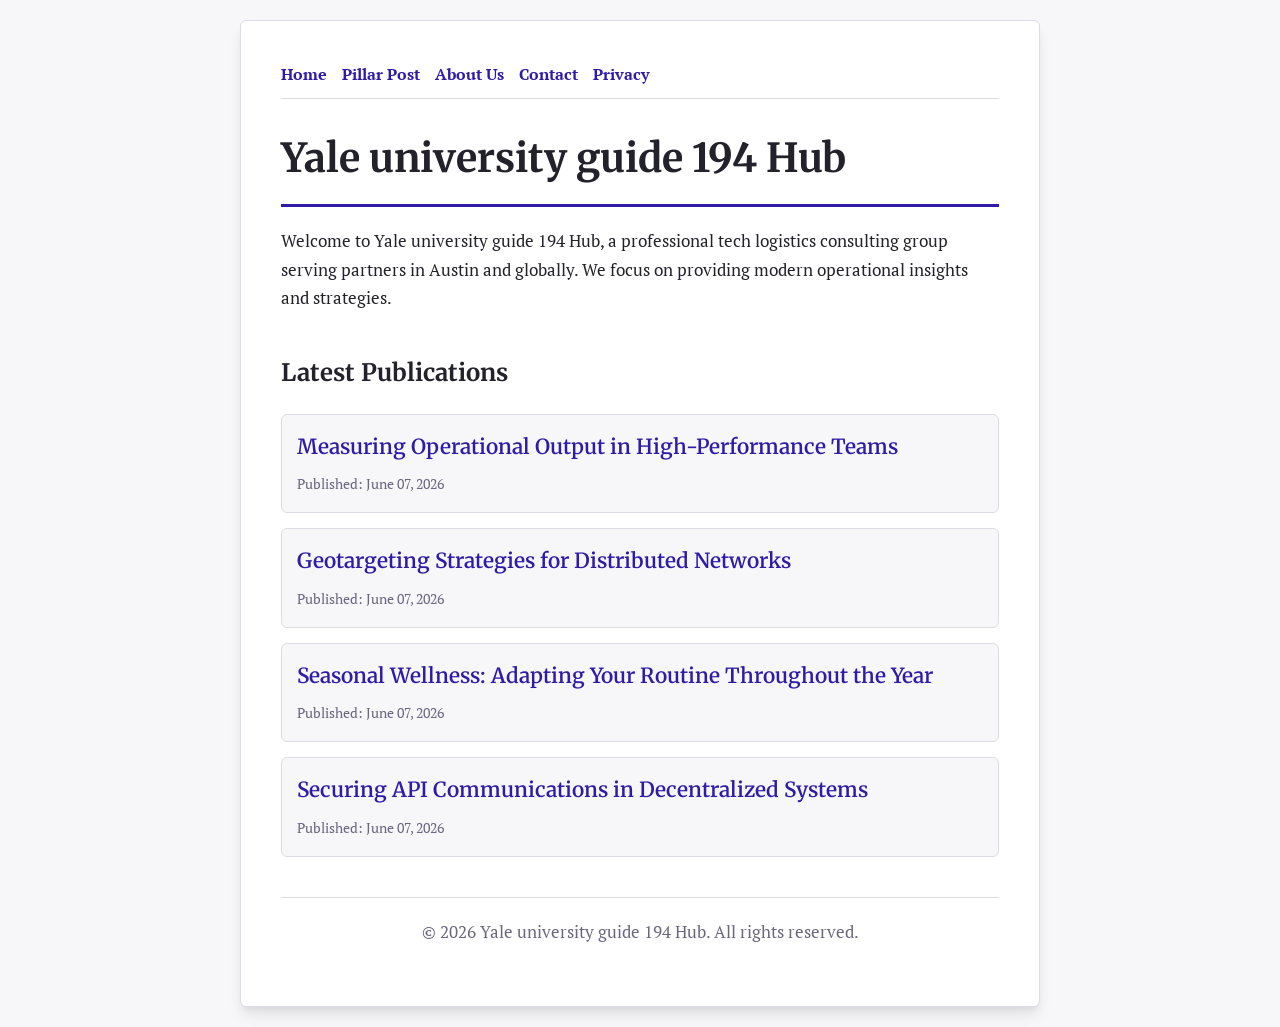
<file: index.html>
<!DOCTYPE html>
<html lang="en">
<head>
    <meta charset="UTF-8">
    <meta name="viewport" content="width=device-width, initial-scale=1.0">
    <title>Yale university guide 194 Hub | Tech Logistics - Austin</title>
    <meta name="description" content="Welcome to Yale university guide 194 Hub, a professional tech logistics consulting group serving partners in Austin and globally. We focus on providing modern operational insights and strategies.">
    <meta name="geo.region" content="US-TX" />
    <meta name="geo.placename" content="Austin" />
    <meta name="geo.position" content="30.2672;-97.7431" />
    <meta name="ICBM" content="30.2672, -97.7431" />
    <link rel="stylesheet" href="style.css">
    <script type="application/ld+json">
{
  "@context": "https://schema.org",
  "@type": "LocalBusiness",
  "name": "Yale university guide 194 Hub",
  "url": "https://yale-university-guide-194.github.io",
  "telephone": "+1-512-555-0188",
  "address": {
    "@type": "PostalAddress",
    "addressLocality": "Austin",
    "addressRegion": "TX",
    "postalCode": "78701",
    "addressCountry": "US"
  },
  "geo": {
    "@type": "GeoCoordinates",
    "latitude": 30.2672,
    "longitude": -97.7431
  }
}
</script>
</head>
<body>
    
        <div class="container" style="max-width: 800px;">
            <nav style="display: flex; gap: 15px; margin-bottom: 25px; border-bottom: 1px solid var(--border-color); padding-bottom: 10px; overflow-x: auto; flex-wrap: wrap;">
            <a href="index.html">Home</a>
            <a href="measuring-operational-output-in-high-performance-teams.html">Pillar Post</a>
            <a href="about.html">About Us</a>
            <a href="contact.html">Contact</a>
            <a href="privacy.html">Privacy</a>
        </nav>
            <h1>Yale university guide 194 Hub</h1>
            <p>Welcome to Yale university guide 194 Hub, a professional tech logistics consulting group serving partners in Austin and globally. We focus on providing modern operational insights and strategies.</p>
            <h2 style="margin-top: 40px;">Latest Publications</h2>
            <ul style="list-style-type: none; padding-left: 0;">
                <li style="background: var(--bg-color); padding: 15px; border-radius: var(--border-radius); border: 1px solid var(--border-color); margin-bottom: 15px;">
                <h3 style="margin-bottom: 5px; font-size: 1.3rem;"><a href="measuring-operational-output-in-high-performance-teams.html">Measuring Operational Output in High-Performance Teams</a></h3>
                <span style="font-size:0.85rem; color: var(--muted-text)">Published: June 07, 2026</span>
            </li>
<li style="background: var(--bg-color); padding: 15px; border-radius: var(--border-radius); border: 1px solid var(--border-color); margin-bottom: 15px;">
                <h3 style="margin-bottom: 5px; font-size: 1.3rem;"><a href="geotargeting-strategies-for-distributed-networks.html">Geotargeting Strategies for Distributed Networks</a></h3>
                <span style="font-size:0.85rem; color: var(--muted-text)">Published: June 07, 2026</span>
            </li>
<li style="background: var(--bg-color); padding: 15px; border-radius: var(--border-radius); border: 1px solid var(--border-color); margin-bottom: 15px;">
                <h3 style="margin-bottom: 5px; font-size: 1.3rem;"><a href="seasonal-wellness-adapting-your-routine-throughout-the-year.html">Seasonal Wellness: Adapting Your Routine Throughout the Year</a></h3>
                <span style="font-size:0.85rem; color: var(--muted-text)">Published: June 07, 2026</span>
            </li>
<li style="background: var(--bg-color); padding: 15px; border-radius: var(--border-radius); border: 1px solid var(--border-color); margin-bottom: 15px;">
                <h3 style="margin-bottom: 5px; font-size: 1.3rem;"><a href="securing-api-communications-in-decentralized-systems.html">Securing API Communications in Decentralized Systems</a></h3>
                <span style="font-size:0.85rem; color: var(--muted-text)">Published: June 07, 2026</span>
            </li>

            </ul>
            <footer>
                <p>&copy; 2026 Yale university guide 194 Hub. All rights reserved.</p>
            </footer>
        </div>
        
</body>
</html>
</file>
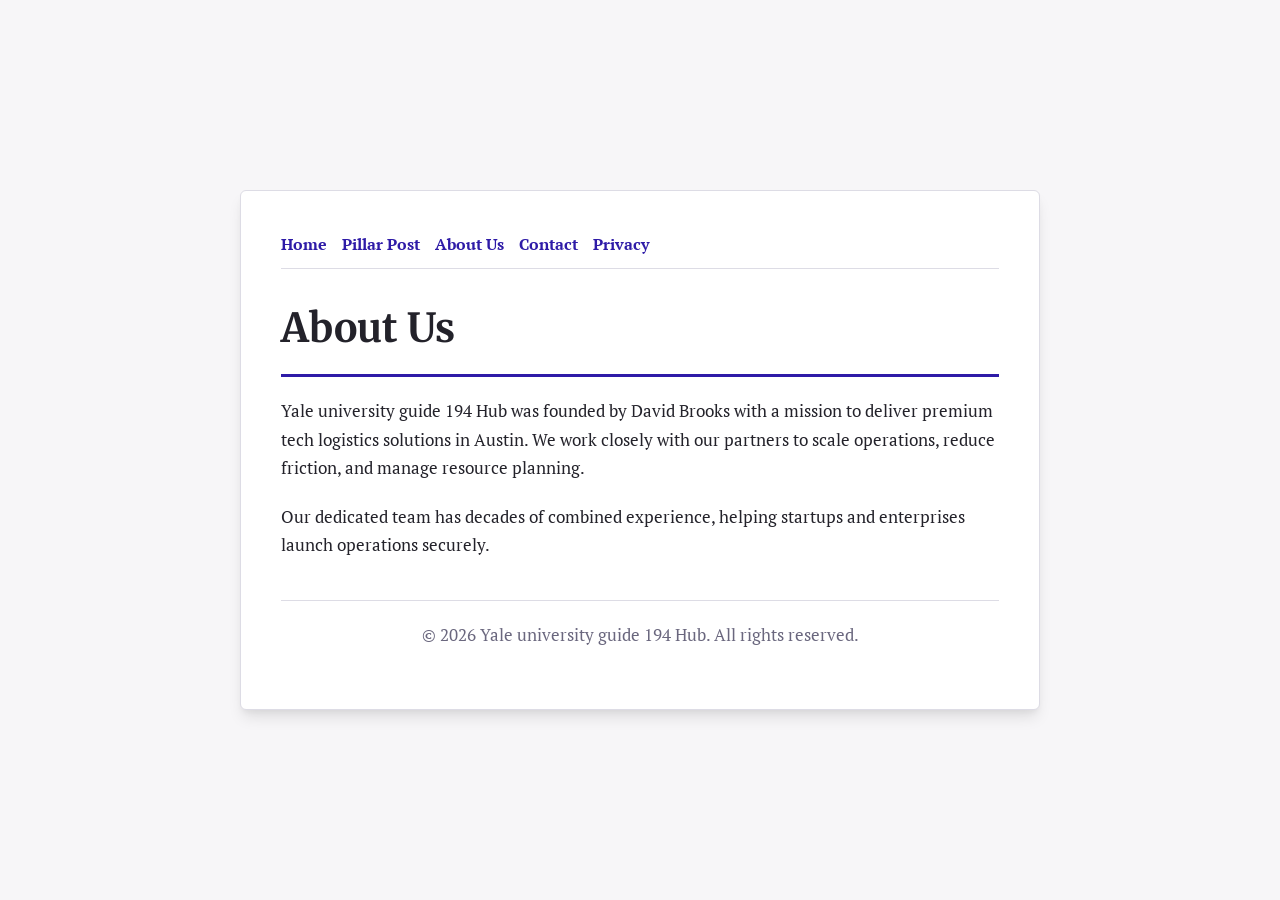
<file: about.html>
<!DOCTYPE html>
<html lang="en">
<head>
    <meta charset="UTF-8">
    <meta name="viewport" content="width=device-width, initial-scale=1.0">
    <title>About Us | Yale university guide 194 Hub</title>
    <meta name="description" content="Yale university guide 194 Hub was founded by David Brooks with a mission to deliver premium tech logistics solutions in Austin. We work closely with our partners to scale operations, reduce friction, and manage resource planning.">
    <meta name="geo.region" content="US-TX" />
    <meta name="geo.placename" content="Austin" />
    <meta name="geo.position" content="30.2672;-97.7431" />
    <meta name="ICBM" content="30.2672, -97.7431" />
    <link rel="stylesheet" href="style.css">
</head>
<body>
    
        <div class="container" style="max-width: 800px;">
            <nav style="display: flex; gap: 15px; margin-bottom: 25px; border-bottom: 1px solid var(--border-color); padding-bottom: 10px; overflow-x: auto; flex-wrap: wrap;">
            <a href="index.html">Home</a>
            <a href="measuring-operational-output-in-high-performance-teams.html">Pillar Post</a>
            <a href="about.html">About Us</a>
            <a href="contact.html">Contact</a>
            <a href="privacy.html">Privacy</a>
        </nav>
            <h1>About Us</h1>
            <p>Yale university guide 194 Hub was founded by David Brooks with a mission to deliver premium tech logistics solutions in Austin. We work closely with our partners to scale operations, reduce friction, and manage resource planning.</p>
            <p>Our dedicated team has decades of combined experience, helping startups and enterprises launch operations securely.</p>
            <footer>
                <p>&copy; 2026 Yale university guide 194 Hub. All rights reserved.</p>
            </footer>
        </div>
        
</body>
</html>
</file>
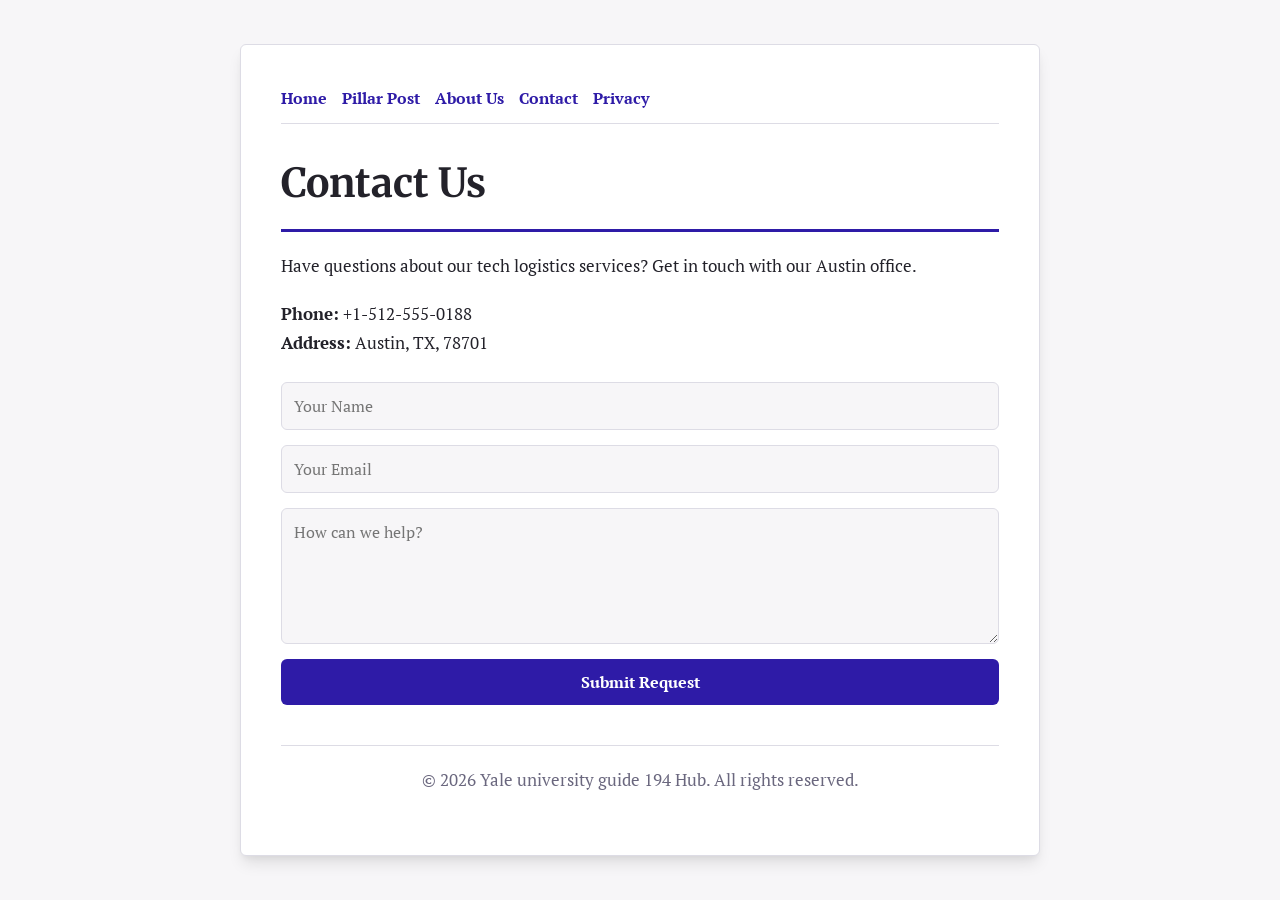
<file: contact.html>
<!DOCTYPE html>
<html lang="en">
<head>
    <meta charset="UTF-8">
    <meta name="viewport" content="width=device-width, initial-scale=1.0">
    <title>Contact Us | Yale university guide 194 Hub</title>
    <meta name="description" content="Have questions about our tech logistics services? Get in touch with our Austin office.">
    <meta name="geo.region" content="US-TX" />
    <meta name="geo.placename" content="Austin" />
    <meta name="geo.position" content="30.2672;-97.7431" />
    <meta name="ICBM" content="30.2672, -97.7431" />
    <link rel="stylesheet" href="style.css">
</head>
<body>
    
        <div class="container" style="max-width: 800px;">
            <nav style="display: flex; gap: 15px; margin-bottom: 25px; border-bottom: 1px solid var(--border-color); padding-bottom: 10px; overflow-x: auto; flex-wrap: wrap;">
            <a href="index.html">Home</a>
            <a href="measuring-operational-output-in-high-performance-teams.html">Pillar Post</a>
            <a href="about.html">About Us</a>
            <a href="contact.html">Contact</a>
            <a href="privacy.html">Privacy</a>
        </nav>
            <h1>Contact Us</h1>
            <p>Have questions about our tech logistics services? Get in touch with our Austin office.</p>
            <p><strong>Phone:</strong> +1-512-555-0188<br><strong>Address:</strong> Austin, TX, 78701</p>
            <form action="https://formspree.io/f/placeholder" method="POST">
                <input type="text" name="name" placeholder="Your Name" required>
                <input type="email" name="email" placeholder="Your Email" required>
                <textarea name="message" placeholder="How can we help?" rows="5" required></textarea>
                <button type="submit">Submit Request</button>
            </form>
            <footer>
                <p>&copy; 2026 Yale university guide 194 Hub. All rights reserved.</p>
            </footer>
        </div>
        
</body>
</html>
</file>
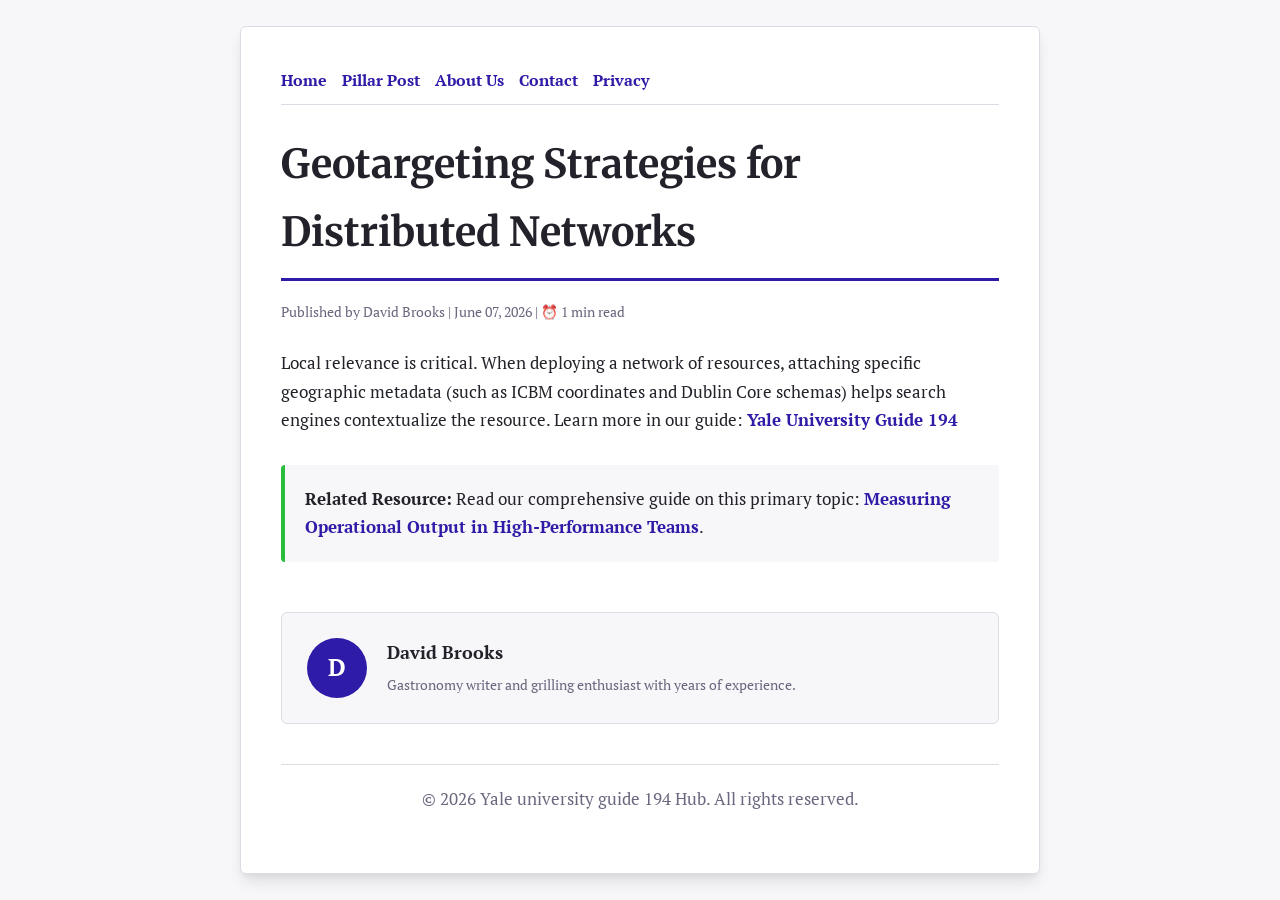
<file: geotargeting-strategies-for-distributed-networks.html>
<!DOCTYPE html>
<html lang="en">
<head>
    <meta charset="UTF-8">
    <meta name="viewport" content="width=device-width, initial-scale=1.0">
    <title>Geotargeting Strategies for Distributed Networks - Yale university guide 194 Hub</title>
    <meta name="description" content="Geotargeting Strategies for Distributed Networks">
    <meta name="geo.region" content="US-TX" />
    <meta name="geo.placename" content="Austin" />
    <meta name="geo.position" content="30.2672;-97.7431" />
    <meta name="ICBM" content="30.2672, -97.7431" />
    <link rel="stylesheet" href="style.css">
</head>
<body>
    
            <div class="container" style="max-width: 800px;">
                <nav style="display: flex; gap: 15px; margin-bottom: 25px; border-bottom: 1px solid var(--border-color); padding-bottom: 10px; overflow-x: auto; flex-wrap: wrap;">
            <a href="index.html">Home</a>
            <a href="measuring-operational-output-in-high-performance-teams.html">Pillar Post</a>
            <a href="about.html">About Us</a>
            <a href="contact.html">Contact</a>
            <a href="privacy.html">Privacy</a>
        </nav>
                <h1>Geotargeting Strategies for Distributed Networks</h1>
                <div style="font-size:0.85rem; color: var(--muted-text); margin-bottom: 25px;">
                    Published by David Brooks | June 07, 2026 | ⏰ 1 min read
                </div>
                <article style="margin-top: 20px;">
                    <p>Local relevance is critical. When deploying a network of resources, attaching specific geographic metadata (such as ICBM coordinates and Dublin Core schemas) helps search engines contextualize the resource. Learn more in our guide: <a href="https://yale-university-portal-233.pages.dev/effective-project-management-and-operational-efficiency.html">Yale University Guide 194</a></p>
                    <div class="link-resource" style="margin-top: 30px; padding: 20px; border-left: 4px solid var(--accent-color); background: var(--bg-color); border-radius: 4px;"><p style="margin: 0;"><strong>Related Resource:</strong> Read our comprehensive guide on this primary topic: <a href="measuring-operational-output-in-high-performance-teams.html">Measuring Operational Output in High-Performance Teams</a>.</p></div>
                </article>
                
            <div class="author-box" style="margin-top: 50px; padding: 25px; background: var(--bg-color); border: 1px solid var(--border-color); border-radius: var(--border-radius); display: flex; gap: 20px; align-items: center;">
                <div style="width: 60px; height: 60px; border-radius: 50%; background: var(--primary-color); display: flex; align-items: center; justify-content: center; color: white; font-weight: bold; font-size: 1.5rem;">D</div>
                <div>
                    <h4 style="margin-bottom: 5px; font-weight: bold; font-size: 1.1rem;">David Brooks</h4>
                    <p style="margin: 0; font-size: 0.9rem; color: var(--muted-text);">Gastronomy writer and grilling enthusiast with years of experience.</p>
                </div>
            </div>
            
                <footer>
                    <p>&copy; 2026 Yale university guide 194 Hub. All rights reserved.</p>
                </footer>
            </div>
            
</body>
</html>
</file>
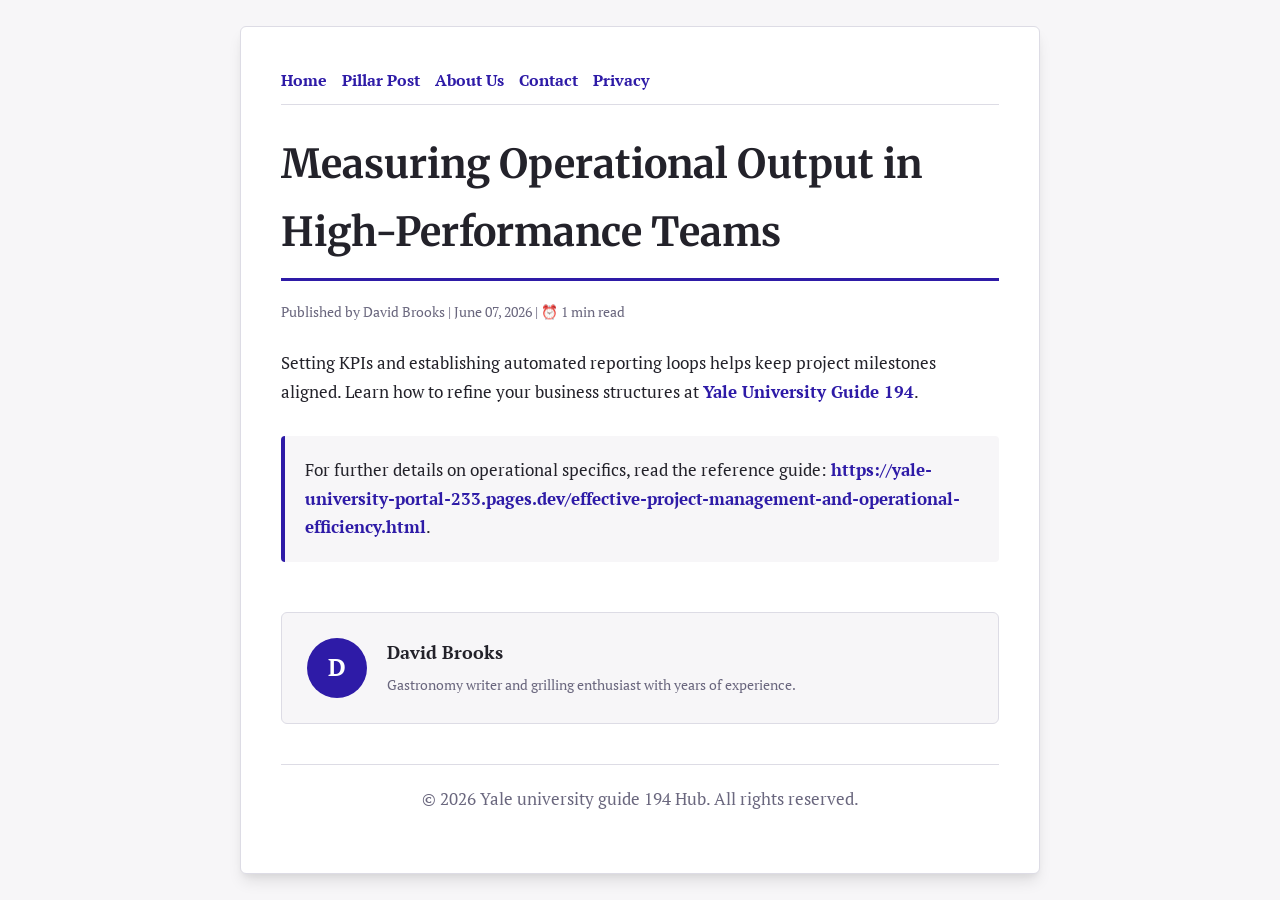
<file: measuring-operational-output-in-high-performance-teams.html>
<!DOCTYPE html>
<html lang="en">
<head>
    <meta charset="UTF-8">
    <meta name="viewport" content="width=device-width, initial-scale=1.0">
    <title>Measuring Operational Output in High-Performance Teams - Yale university guide 194 Hub</title>
    <meta name="description" content="Measuring Operational Output in High-Performance Teams">
    <meta name="geo.region" content="US-TX" />
    <meta name="geo.placename" content="Austin" />
    <meta name="geo.position" content="30.2672;-97.7431" />
    <meta name="ICBM" content="30.2672, -97.7431" />
    <link rel="stylesheet" href="style.css">
</head>
<body>
    
            <div class="container" style="max-width: 800px;">
                <nav style="display: flex; gap: 15px; margin-bottom: 25px; border-bottom: 1px solid var(--border-color); padding-bottom: 10px; overflow-x: auto; flex-wrap: wrap;">
            <a href="index.html">Home</a>
            <a href="measuring-operational-output-in-high-performance-teams.html">Pillar Post</a>
            <a href="about.html">About Us</a>
            <a href="contact.html">Contact</a>
            <a href="privacy.html">Privacy</a>
        </nav>
                <h1>Measuring Operational Output in High-Performance Teams</h1>
                <div style="font-size:0.85rem; color: var(--muted-text); margin-bottom: 25px;">
                    Published by David Brooks | June 07, 2026 | ⏰ 1 min read
                </div>
                <article style="margin-top: 20px;">
                    <p>Setting KPIs and establishing automated reporting loops helps keep project milestones aligned. Learn how to refine your business structures at <a href="https://yale-university-portal-233.pages.dev/effective-project-management-and-operational-efficiency.html">Yale University Guide 194</a>.</p>
                    <div class="link-resource" style="margin-top: 30px; padding: 20px; border-left: 4px solid var(--primary-color); background: var(--bg-color); border-radius: 4px;"><p style="margin: 0;">For further details on operational specifics, read the reference guide: <strong><a href="https://yale-university-portal-233.pages.dev/effective-project-management-and-operational-efficiency.html">https://yale-university-portal-233.pages.dev/effective-project-management-and-operational-efficiency.html</a></strong>.</p></div>
                </article>
                
            <div class="author-box" style="margin-top: 50px; padding: 25px; background: var(--bg-color); border: 1px solid var(--border-color); border-radius: var(--border-radius); display: flex; gap: 20px; align-items: center;">
                <div style="width: 60px; height: 60px; border-radius: 50%; background: var(--primary-color); display: flex; align-items: center; justify-content: center; color: white; font-weight: bold; font-size: 1.5rem;">D</div>
                <div>
                    <h4 style="margin-bottom: 5px; font-weight: bold; font-size: 1.1rem;">David Brooks</h4>
                    <p style="margin: 0; font-size: 0.9rem; color: var(--muted-text);">Gastronomy writer and grilling enthusiast with years of experience.</p>
                </div>
            </div>
            
                <footer>
                    <p>&copy; 2026 Yale university guide 194 Hub. All rights reserved.</p>
                </footer>
            </div>
            
</body>
</html>
</file>
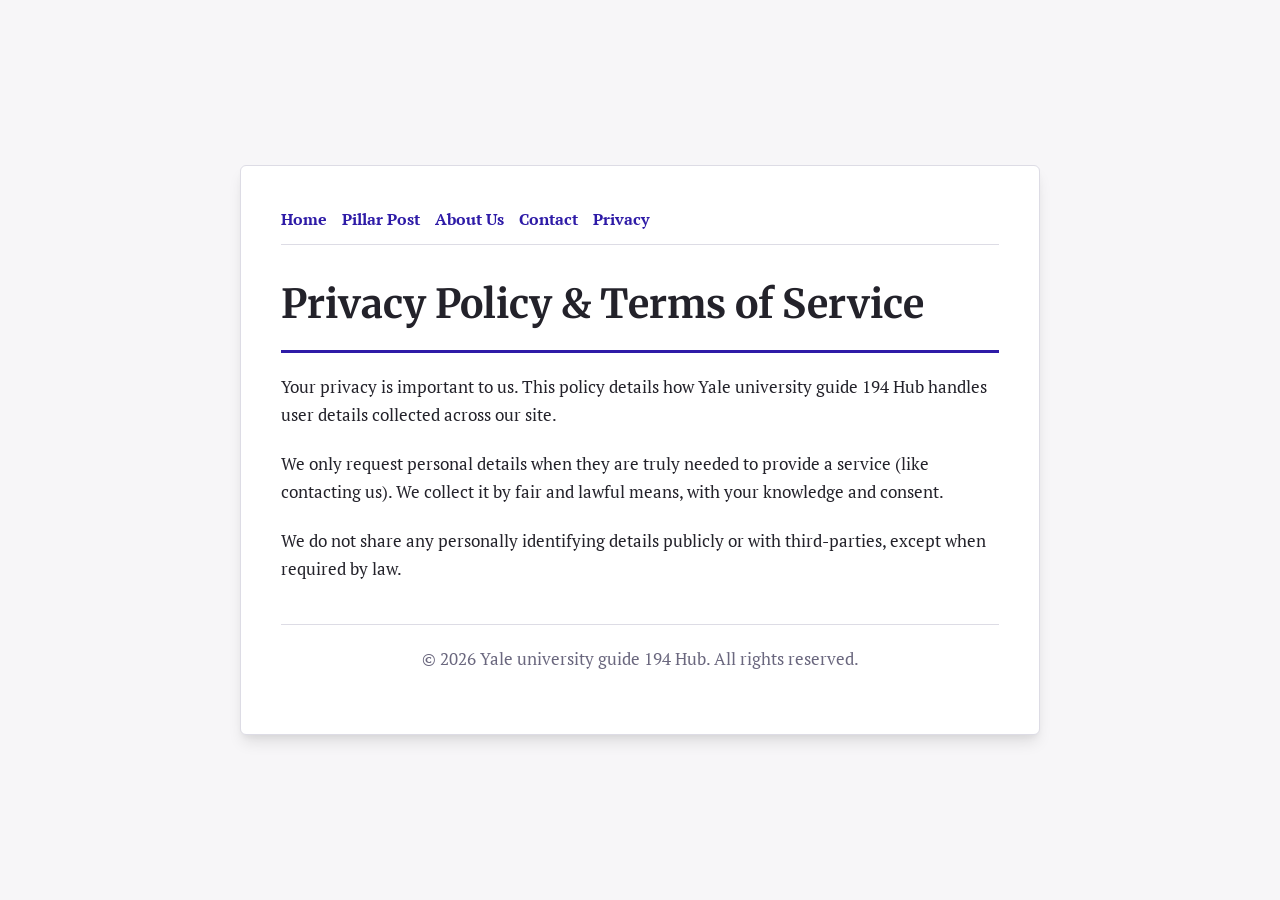
<file: privacy.html>
<!DOCTYPE html>
<html lang="en">
<head>
    <meta charset="UTF-8">
    <meta name="viewport" content="width=device-width, initial-scale=1.0">
    <title>Privacy Policy & Terms of Service - Yale university guide 194 Hub</title>
    <meta name="description" content="Your privacy is important to us. This policy details how Yale university guide 194 Hub handles user details collected across our site.">
    <meta name="geo.region" content="US-TX" />
    <meta name="geo.placename" content="Austin" />
    <meta name="geo.position" content="30.2672;-97.7431" />
    <meta name="ICBM" content="30.2672, -97.7431" />
    <link rel="stylesheet" href="style.css">
</head>
<body>
    
        <div class="container" style="max-width: 800px;">
            <nav style="display: flex; gap: 15px; margin-bottom: 25px; border-bottom: 1px solid var(--border-color); padding-bottom: 10px; overflow-x: auto; flex-wrap: wrap;">
            <a href="index.html">Home</a>
            <a href="measuring-operational-output-in-high-performance-teams.html">Pillar Post</a>
            <a href="about.html">About Us</a>
            <a href="contact.html">Contact</a>
            <a href="privacy.html">Privacy</a>
        </nav>
            <h1>Privacy Policy & Terms of Service</h1>
            <p>Your privacy is important to us. This policy details how Yale university guide 194 Hub handles user details collected across our site.</p>
            <p>We only request personal details when they are truly needed to provide a service (like contacting us). We collect it by fair and lawful means, with your knowledge and consent.</p>
            <p>We do not share any personally identifying details publicly or with third-parties, except when required by law.</p>
            <footer>
                <p>&copy; 2026 Yale university guide 194 Hub. All rights reserved.</p>
            </footer>
        </div>
        
</body>
</html>
</file>
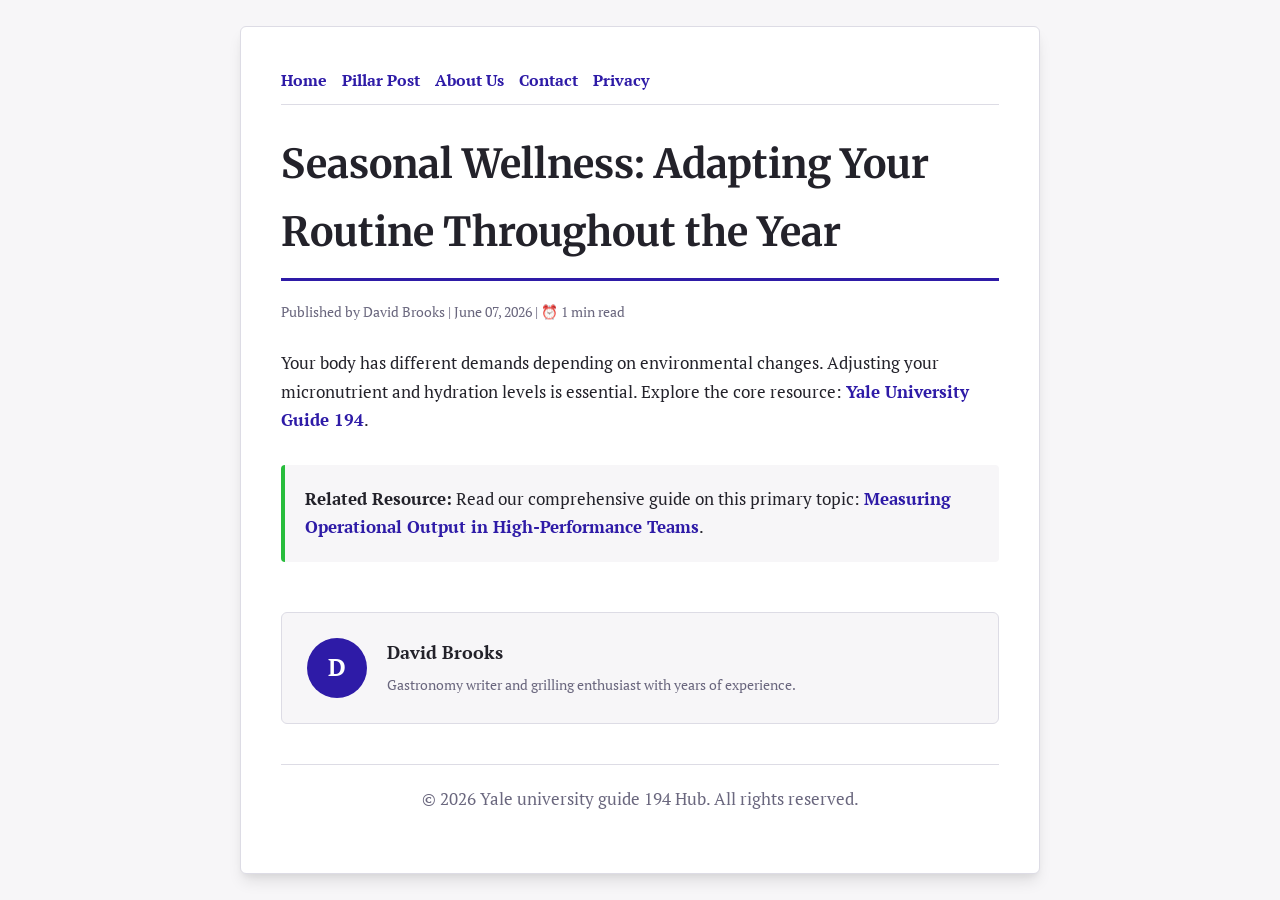
<file: seasonal-wellness-adapting-your-routine-throughout-the-year.html>
<!DOCTYPE html>
<html lang="en">
<head>
    <meta charset="UTF-8">
    <meta name="viewport" content="width=device-width, initial-scale=1.0">
    <title>Seasonal Wellness: Adapting Your Routine Throughout the Year - Yale university guide 194 Hub</title>
    <meta name="description" content="Seasonal Wellness: Adapting Your Routine Throughout the Year">
    <meta name="geo.region" content="US-TX" />
    <meta name="geo.placename" content="Austin" />
    <meta name="geo.position" content="30.2672;-97.7431" />
    <meta name="ICBM" content="30.2672, -97.7431" />
    <link rel="stylesheet" href="style.css">
</head>
<body>
    
            <div class="container" style="max-width: 800px;">
                <nav style="display: flex; gap: 15px; margin-bottom: 25px; border-bottom: 1px solid var(--border-color); padding-bottom: 10px; overflow-x: auto; flex-wrap: wrap;">
            <a href="index.html">Home</a>
            <a href="measuring-operational-output-in-high-performance-teams.html">Pillar Post</a>
            <a href="about.html">About Us</a>
            <a href="contact.html">Contact</a>
            <a href="privacy.html">Privacy</a>
        </nav>
                <h1>Seasonal Wellness: Adapting Your Routine Throughout the Year</h1>
                <div style="font-size:0.85rem; color: var(--muted-text); margin-bottom: 25px;">
                    Published by David Brooks | June 07, 2026 | ⏰ 1 min read
                </div>
                <article style="margin-top: 20px;">
                    <p>Your body has different demands depending on environmental changes. Adjusting your micronutrient and hydration levels is essential. Explore the core resource: <a href="https://yale-university-portal-233.pages.dev/effective-project-management-and-operational-efficiency.html">Yale University Guide 194</a>.</p>
                    <div class="link-resource" style="margin-top: 30px; padding: 20px; border-left: 4px solid var(--accent-color); background: var(--bg-color); border-radius: 4px;"><p style="margin: 0;"><strong>Related Resource:</strong> Read our comprehensive guide on this primary topic: <a href="measuring-operational-output-in-high-performance-teams.html">Measuring Operational Output in High-Performance Teams</a>.</p></div>
                </article>
                
            <div class="author-box" style="margin-top: 50px; padding: 25px; background: var(--bg-color); border: 1px solid var(--border-color); border-radius: var(--border-radius); display: flex; gap: 20px; align-items: center;">
                <div style="width: 60px; height: 60px; border-radius: 50%; background: var(--primary-color); display: flex; align-items: center; justify-content: center; color: white; font-weight: bold; font-size: 1.5rem;">D</div>
                <div>
                    <h4 style="margin-bottom: 5px; font-weight: bold; font-size: 1.1rem;">David Brooks</h4>
                    <p style="margin: 0; font-size: 0.9rem; color: var(--muted-text);">Gastronomy writer and grilling enthusiast with years of experience.</p>
                </div>
            </div>
            
                <footer>
                    <p>&copy; 2026 Yale university guide 194 Hub. All rights reserved.</p>
                </footer>
            </div>
            
</body>
</html>
</file>
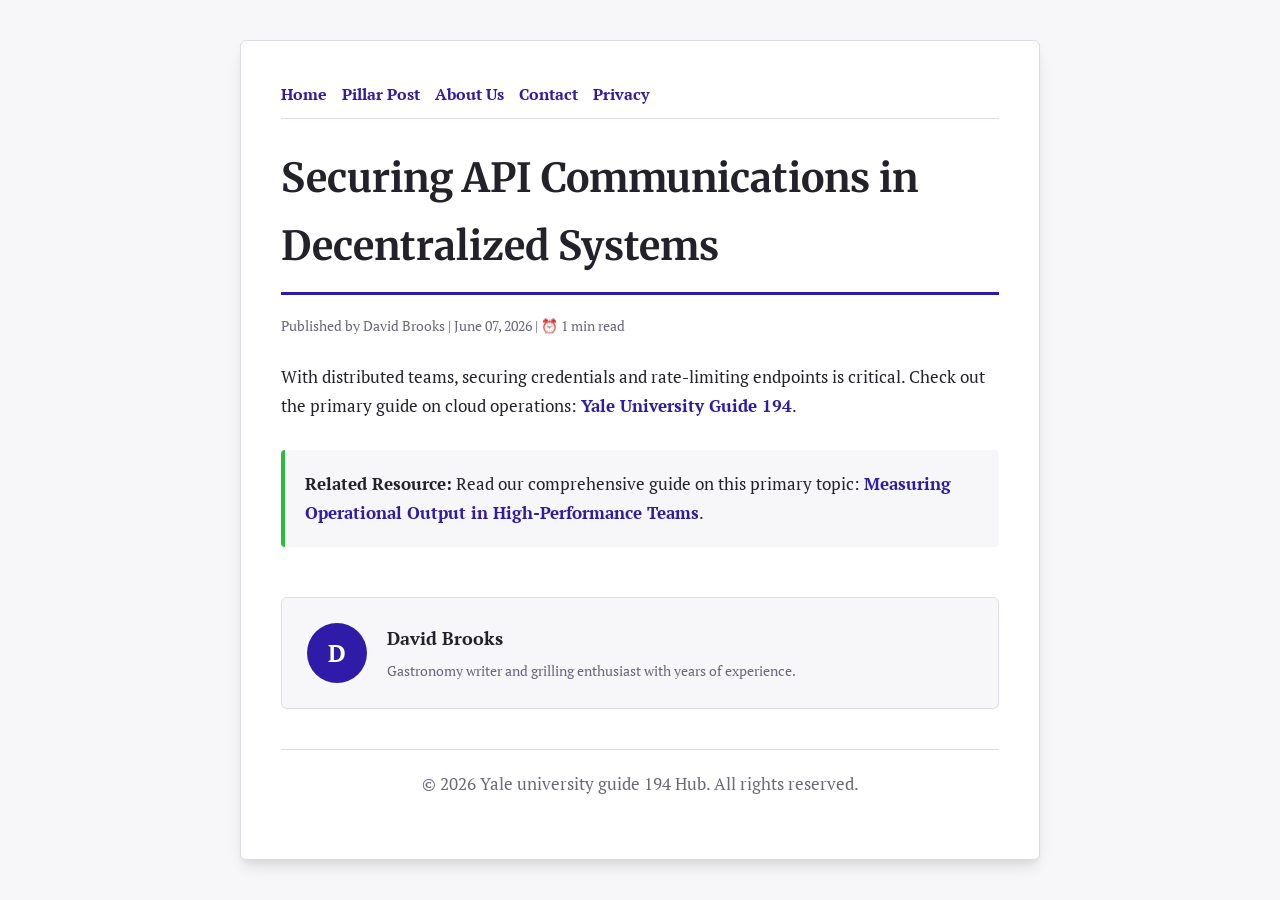
<file: securing-api-communications-in-decentralized-systems.html>
<!DOCTYPE html>
<html lang="en">
<head>
    <meta charset="UTF-8">
    <meta name="viewport" content="width=device-width, initial-scale=1.0">
    <title>Securing API Communications in Decentralized Systems - Yale university guide 194 Hub</title>
    <meta name="description" content="Securing API Communications in Decentralized Systems">
    <meta name="geo.region" content="US-TX" />
    <meta name="geo.placename" content="Austin" />
    <meta name="geo.position" content="30.2672;-97.7431" />
    <meta name="ICBM" content="30.2672, -97.7431" />
    <link rel="stylesheet" href="style.css">
</head>
<body>
    
            <div class="container" style="max-width: 800px;">
                <nav style="display: flex; gap: 15px; margin-bottom: 25px; border-bottom: 1px solid var(--border-color); padding-bottom: 10px; overflow-x: auto; flex-wrap: wrap;">
            <a href="index.html">Home</a>
            <a href="measuring-operational-output-in-high-performance-teams.html">Pillar Post</a>
            <a href="about.html">About Us</a>
            <a href="contact.html">Contact</a>
            <a href="privacy.html">Privacy</a>
        </nav>
                <h1>Securing API Communications in Decentralized Systems</h1>
                <div style="font-size:0.85rem; color: var(--muted-text); margin-bottom: 25px;">
                    Published by David Brooks | June 07, 2026 | ⏰ 1 min read
                </div>
                <article style="margin-top: 20px;">
                    <p>With distributed teams, securing credentials and rate-limiting endpoints is critical. Check out the primary guide on cloud operations: <a href="https://yale-university-portal-233.pages.dev/effective-project-management-and-operational-efficiency.html">Yale University Guide 194</a>.</p>
                    <div class="link-resource" style="margin-top: 30px; padding: 20px; border-left: 4px solid var(--accent-color); background: var(--bg-color); border-radius: 4px;"><p style="margin: 0;"><strong>Related Resource:</strong> Read our comprehensive guide on this primary topic: <a href="measuring-operational-output-in-high-performance-teams.html">Measuring Operational Output in High-Performance Teams</a>.</p></div>
                </article>
                
            <div class="author-box" style="margin-top: 50px; padding: 25px; background: var(--bg-color); border: 1px solid var(--border-color); border-radius: var(--border-radius); display: flex; gap: 20px; align-items: center;">
                <div style="width: 60px; height: 60px; border-radius: 50%; background: var(--primary-color); display: flex; align-items: center; justify-content: center; color: white; font-weight: bold; font-size: 1.5rem;">D</div>
                <div>
                    <h4 style="margin-bottom: 5px; font-weight: bold; font-size: 1.1rem;">David Brooks</h4>
                    <p style="margin: 0; font-size: 0.9rem; color: var(--muted-text);">Gastronomy writer and grilling enthusiast with years of experience.</p>
                </div>
            </div>
            
                <footer>
                    <p>&copy; 2026 Yale university guide 194 Hub. All rights reserved.</p>
                </footer>
            </div>
            
</body>
</html>
</file>
<file: style.css>
@import url('https://fonts.googleapis.com/css2?family=Merriweather:wght@700&family=PT+Serif:wght@400;600&display=swap');

:root {
    --bg-color: hsl(248, 15%, 97%);
    --card-bg: hsl(248, 15%, 100%);
    --text-color: hsl(248, 10%, 15%);
    --muted-text: hsl(248, 10%, 45%);
    --primary-color: hsl(248, 72%, 38%);
    --accent-color: hsl(128, 65%, 45%);
    --border-color: hsl(248, 15%, 88%);
    --border-radius: 6px;
    --shadow: 0 10px 15px -3px rgba(0, 0, 0, 0.1), 0 4px 6px -2px rgba(0, 0, 0, 0.05);
    --font-headline: 'Merriweather', sans-serif;
    --font-body: 'PT Serif', sans-serif;
}

* {
    box-sizing: border-box;
    margin: 0;
    padding: 0;
}

body {
    background-color: var(--bg-color);
    color: var(--text-color);
    font-family: var(--font-body);
    line-height: 1.7;
    padding: 20px;
    display: flex;
    justify-content: center;
    min-height: 100vh;
}

a {
    color: var(--primary-color);
    text-decoration: none;
    font-weight: 600;
    transition: color 0.2s ease;
}

a:hover {
    color: var(--accent-color);
    text-decoration: underline;
}

.container {
    width: 100%;
    max-width: 900px;
    background: var(--card-bg);
    border: 1px solid var(--border-color);
    border-radius: var(--border-radius);
    padding: 40px;
    box-shadow: var(--shadow);
    margin: auto;
}

h1, h2, h3 {
    font-family: var(--font-headline);
    margin-bottom: 20px;
    color: var(--text-color);
}

h1 {
    font-size: 2.5rem;
    border-bottom: 3px solid var(--primary-color);
    padding-bottom: 12px;
}

p {
    margin-bottom: 20px;
    font-size: 1.05rem;
}

ul {
    margin-bottom: 20px;
    padding-left: 20px;
}

li {
    margin-bottom: 8px;
}

form {
    display: flex;
    flex-direction: column;
    gap: 15px;
    margin-top: 25px;
}

input, textarea, button {
    padding: 12px;
    border: 1px solid var(--border-color);
    border-radius: var(--border-radius);
    font-family: var(--font-body);
    font-size: 1rem;
    background: var(--bg-color);
    color: var(--text-color);
}

button {
    background: var(--primary-color);
    color: white;
    font-weight: 600;
    border: none;
    cursor: pointer;
    transition: background 0.2s ease;
}

button:hover {
    background: var(--accent-color);
}

footer {
    margin-top: 40px;
    border-top: 1px solid var(--border-color);
    padding-top: 20px;
    font-size: 0.9rem;
    color: var(--muted-text);
    text-align: center;
}
</file>
